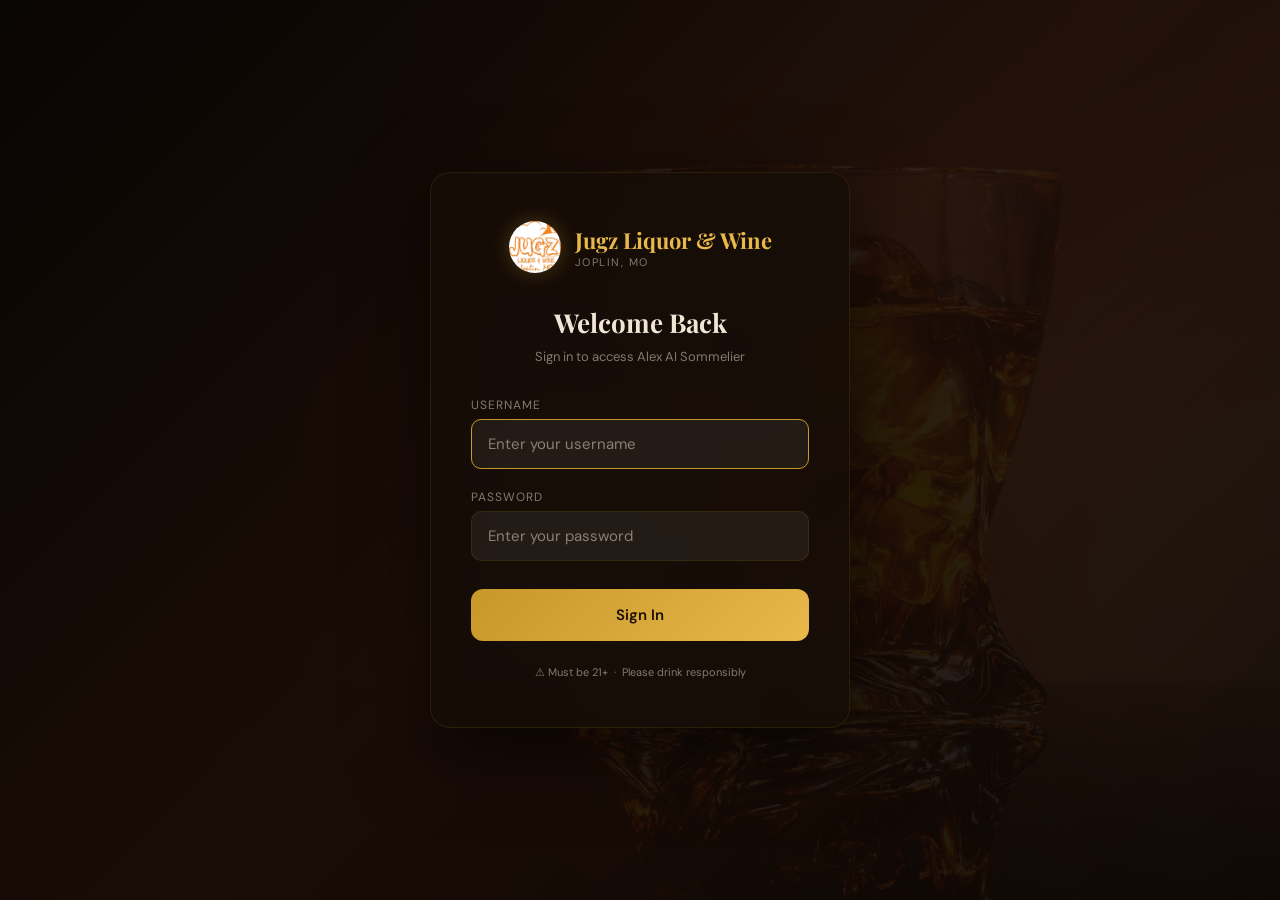
<file: templates/login.html>
<!DOCTYPE html>
<html lang="en">
<head>
<meta charset="UTF-8">
<meta name="viewport" content="width=device-width,initial-scale=1">
<title>Login — Jugz Liquor and Wine</title>
<link href="https://fonts.googleapis.com/css2?family=Playfair+Display:ital,wght@0,400;0,700;0,800;1,400&family=DM+Sans:opsz,wght@9..40,300;9..40,400;9..40,500;9..40,600&display=swap" rel="stylesheet">
<style>
*{margin:0;padding:0;box-sizing:border-box}
:root{--gold:#C8972A;--gold-l:#E8B84B;--bg:#0a0604;--card:rgba(22,14,8,.85);--bd:rgba(200,151,42,.12);--tx:#f0e6d6;--tx2:rgba(240,230,214,.5)}
html,body{height:100%;font-family:'DM Sans',sans-serif;color:var(--tx);background:var(--bg);-webkit-font-smoothing:antialiased}
body{display:flex;align-items:center;justify-content:center;
  background:linear-gradient(135deg,rgba(10,6,4,1) 0%,rgba(30,15,8,.95) 50%,rgba(10,6,4,1) 100%)}
.bg-img{position:fixed;inset:0;background:url('/static/assets/bg/whiskey.jpg') center/cover no-repeat;opacity:0.08;pointer-events:none}
.login-card{position:relative;width:100%;max-width:420px;padding:48px 40px;background:var(--card);border:1px solid var(--bd);border-radius:20px;backdrop-filter:blur(20px);box-shadow:0 24px 80px rgba(0,0,0,.6)}
.logo-row{display:flex;align-items:center;gap:14px;margin-bottom:32px;justify-content:center}
.logo-row img{width:52px;height:52px;border-radius:50%;object-fit:cover;box-shadow:0 0 20px rgba(200,151,42,.3)}
.logo-text h1{font-family:'Playfair Display',serif;font-size:22px;color:var(--gold-l);font-weight:700}
.logo-text p{font-size:11px;color:var(--tx2);letter-spacing:1.5px;text-transform:uppercase}
.form-title{font-family:'Playfair Display',serif;font-size:26px;text-align:center;margin-bottom:8px;color:var(--tx)}
.form-sub{text-align:center;color:var(--tx2);font-size:13px;margin-bottom:32px}
.field{margin-bottom:20px}
.field label{display:block;font-size:12px;color:var(--tx2);margin-bottom:6px;text-transform:uppercase;letter-spacing:1px}
.field input{width:100%;padding:14px 16px;background:rgba(255,255,255,.06);border:1px solid var(--bd);border-radius:10px;color:var(--tx);font-size:15px;font-family:'DM Sans',sans-serif;outline:none;transition:border-color .2s}
.field input:focus{border-color:var(--gold)}
.field input::placeholder{color:var(--tx2)}
.btn-login{width:100%;padding:16px;background:linear-gradient(135deg,var(--gold),var(--gold-l));border:none;border-radius:12px;color:#1a0e06;font-size:15px;font-weight:600;font-family:'DM Sans',sans-serif;cursor:pointer;transition:opacity .2s,transform .1s;margin-top:8px}
.btn-login:hover{opacity:.9}
.btn-login:active{transform:scale(.98)}
.btn-login:disabled{opacity:.5;cursor:not-allowed}
.error-msg{background:rgba(200,40,40,.15);border:1px solid rgba(200,40,40,.3);border-radius:10px;padding:12px 16px;color:#ff6b6b;font-size:13px;margin-bottom:20px;display:none;text-align:center}
.error-msg.show{display:block}
.footer-note{text-align:center;margin-top:24px;font-size:11px;color:var(--tx2)}
@media(max-width:480px){
  .login-card{margin:16px;padding:36px 24px}
  .form-title{font-size:22px}
  .logo-row img{width:44px;height:44px}
  .logo-text h1{font-size:19px}
}
</style>
</head>
<body>
<div class="bg-img"></div>
<div class="login-card">
  <div class="logo-row">
    <img src="/static/assets/logo.jpeg" alt="Jugz">
    <div class="logo-text">
      <h1>Jugz Liquor &amp; Wine</h1>
      <p>Joplin, MO</p>
    </div>
  </div>
  <h2 class="form-title">Welcome Back</h2>
  <p class="form-sub">Sign in to access Alex AI Sommelier</p>
  <div class="error-msg" id="errorMsg"></div>
  <div class="field">
    <label>Username</label>
    <input type="text" id="username" placeholder="Enter your username" autocomplete="username" autofocus>
  </div>
  <div class="field">
    <label>Password</label>
    <input type="password" id="password" placeholder="Enter your password" autocomplete="current-password">
  </div>
  <button class="btn-login" id="loginBtn" onclick="doLogin()">Sign In</button>
  <p class="footer-note">⚠︎ Must be 21+ &nbsp;·&nbsp; Please drink responsibly</p>
</div>
<script>
function showError(msg) {
  const el = document.getElementById('errorMsg');
  el.textContent = msg; el.classList.add('show');
}
function hideError() { document.getElementById('errorMsg').classList.remove('show'); }

async function doLogin() {
  hideError();
  const username = document.getElementById('username').value.trim();
  const password = document.getElementById('password').value;
  if (!username || !password) { showError('Please enter username and password'); return; }
  const btn = document.getElementById('loginBtn');
  btn.disabled = true; btn.textContent = 'Signing in…';
  try {
    const res = await fetch('/api/login', {
      method: 'POST', headers: {'Content-Type': 'application/json'},
      body: JSON.stringify({username, password})
    });
    const data = await res.json();
    if (res.ok && data.success) { setTimeout(() => { window.location.href = '/'; }, 300); }
    else { showError(data.error || 'Login failed'); btn.disabled = false; btn.textContent = 'Sign In'; }
  } catch(e) { showError('Connection error. Please try again.'); btn.disabled = false; btn.textContent = 'Sign In'; }
}

document.getElementById('password').addEventListener('keydown', e => { if (e.key === 'Enter') doLogin(); });
document.getElementById('username').addEventListener('keydown', e => { if (e.key === 'Enter') document.getElementById('password').focus(); });
</script>
</body>
</html>
</file>
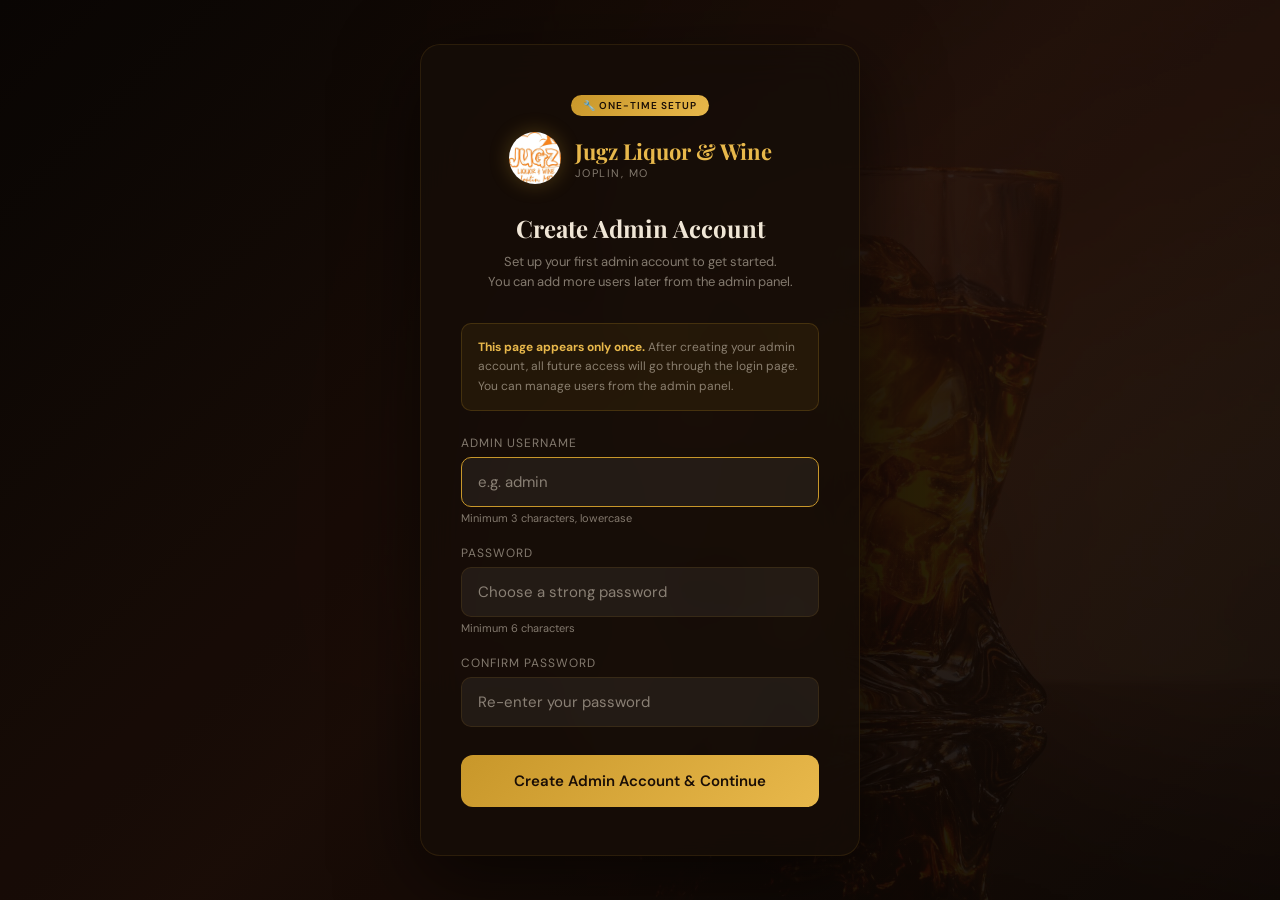
<file: templates/setup.html>
<!DOCTYPE html>
<html lang="en">
<head>
<meta charset="UTF-8">
<meta name="viewport" content="width=device-width,initial-scale=1">
<title>Setup — Jugz Liquor and Wine</title>
<link href="https://fonts.googleapis.com/css2?family=Playfair+Display:ital,wght@0,400;0,700;0,800;1,400&family=DM+Sans:opsz,wght@9..40,300;9..40,400;9..40,500;9..40,600&display=swap" rel="stylesheet">
<style>
*{margin:0;padding:0;box-sizing:border-box}
:root{--gold:#C8972A;--gold-l:#E8B84B;--bg:#0a0604;--card:rgba(22,14,8,.85);--bd:rgba(200,151,42,.12);--tx:#f0e6d6;--tx2:rgba(240,230,214,.5);--green:#4ade80}
html,body{height:100%;font-family:'DM Sans',sans-serif;color:var(--tx);background:var(--bg)}
body{display:flex;align-items:center;justify-content:center;
  background:linear-gradient(135deg,rgba(10,6,4,1) 0%,rgba(30,15,8,.95) 50%,rgba(10,6,4,1) 100%)}
.bg-img{position:fixed;inset:0;background:url('/static/assets/bg/whiskey.jpg') center/cover no-repeat;opacity:0.08;pointer-events:none}
.setup-card{position:relative;width:100%;max-width:440px;padding:48px 40px;background:var(--card);border:1px solid var(--bd);border-radius:20px;backdrop-filter:blur(20px);box-shadow:0 24px 80px rgba(0,0,0,.6)}
.logo-row{display:flex;align-items:center;gap:14px;margin-bottom:28px;justify-content:center}
.logo-row img{width:52px;height:52px;border-radius:50%;object-fit:cover;box-shadow:0 0 20px rgba(200,151,42,.3)}
.logo-text h1{font-family:'Playfair Display',serif;font-size:22px;color:var(--gold-l);font-weight:700}
.logo-text p{font-size:11px;color:var(--tx2);letter-spacing:1.5px;text-transform:uppercase}
.setup-badge{display:inline-block;background:linear-gradient(135deg,var(--gold),var(--gold-l));color:#1a0e06;font-size:10px;font-weight:600;padding:4px 12px;border-radius:20px;text-transform:uppercase;letter-spacing:1px;margin-bottom:16px}
.form-title{font-family:'Playfair Display',serif;font-size:24px;text-align:center;margin-bottom:8px}
.form-sub{text-align:center;color:var(--tx2);font-size:13px;margin-bottom:32px;line-height:1.5}
.field{margin-bottom:20px}
.field label{display:block;font-size:12px;color:var(--tx2);margin-bottom:6px;text-transform:uppercase;letter-spacing:1px}
.field input{width:100%;padding:14px 16px;background:rgba(255,255,255,.06);border:1px solid var(--bd);border-radius:10px;color:var(--tx);font-size:15px;font-family:'DM Sans',sans-serif;outline:none;transition:border-color .2s}
.field input:focus{border-color:var(--gold)}
.field input::placeholder{color:var(--tx2)}
.field .hint{font-size:11px;color:var(--tx2);margin-top:4px}
.btn-setup{width:100%;padding:16px;background:linear-gradient(135deg,var(--gold),var(--gold-l));border:none;border-radius:12px;color:#1a0e06;font-size:15px;font-weight:600;font-family:'DM Sans',sans-serif;cursor:pointer;transition:opacity .2s,transform .1s;margin-top:8px}
.btn-setup:hover{opacity:.9}
.btn-setup:active{transform:scale(.98)}
.btn-setup:disabled{opacity:.5;cursor:not-allowed}
.error-msg{background:rgba(200,40,40,.15);border:1px solid rgba(200,40,40,.3);border-radius:10px;padding:12px 16px;color:#ff6b6b;font-size:13px;margin-bottom:20px;display:none;text-align:center}
.error-msg.show{display:block}
.info-box{background:rgba(200,151,42,.08);border:1px solid rgba(200,151,42,.2);border-radius:10px;padding:14px 16px;margin-bottom:24px;font-size:12px;color:var(--tx2);line-height:1.6}
.info-box strong{color:var(--gold-l)}
@media(max-width:480px){.setup-card{margin:16px;padding:36px 24px}.form-title{font-size:20px}}
</style>
</head>
<body>
<div class="bg-img"></div>
<div class="setup-card">
  <div style="text-align:center"><span class="setup-badge">🔧 One-Time Setup</span></div>
  <div class="logo-row">
    <img src="/static/assets/logo.jpeg" alt="Jugz">
    <div class="logo-text">
      <h1>Jugz Liquor &amp; Wine</h1>
      <p>Joplin, MO</p>
    </div>
  </div>
  <h2 class="form-title">Create Admin Account</h2>
  <p class="form-sub">Set up your first admin account to get started.<br>You can add more users later from the admin panel.</p>
  <div class="info-box">
    <strong>This page appears only once.</strong> After creating your admin account, all future access will go through the login page. You can manage users from the admin panel.
  </div>
  <div class="error-msg" id="errorMsg"></div>
  <div class="field">
    <label>Admin Username</label>
    <input type="text" id="username" placeholder="e.g. admin" autocomplete="username" autofocus>
    <p class="hint">Minimum 3 characters, lowercase</p>
  </div>
  <div class="field">
    <label>Password</label>
    <input type="password" id="password" placeholder="Choose a strong password" autocomplete="new-password">
    <p class="hint">Minimum 6 characters</p>
  </div>
  <div class="field">
    <label>Confirm Password</label>
    <input type="password" id="password2" placeholder="Re-enter your password" autocomplete="new-password">
  </div>
  <button class="btn-setup" id="setupBtn" onclick="doSetup()">Create Admin Account &amp; Continue</button>
</div>
<script>
function showError(msg) { const el = document.getElementById('errorMsg'); el.textContent = msg; el.classList.add('show'); }
function hideError() { document.getElementById('errorMsg').classList.remove('show'); }

async function doSetup() {
  hideError();
  const username = document.getElementById('username').value.trim();
  const password = document.getElementById('password').value;
  const password2 = document.getElementById('password2').value;
  if (!username || !password) { showError('Please fill in all fields'); return; }
  if (password !== password2) { showError('Passwords do not match'); return; }
  if (username.length < 3) { showError('Username must be at least 3 characters'); return; }
  if (password.length < 6) { showError('Password must be at least 6 characters'); return; }
  const btn = document.getElementById('setupBtn');
  btn.disabled = true; btn.textContent = 'Creating account…';
  try {
    const res = await fetch('/api/setup', {
      method: 'POST', headers: {'Content-Type': 'application/json'},
      body: JSON.stringify({username, password})
    });
    const data = await res.json();
    if (res.ok && data.success) { setTimeout(() => { window.location.href = '/'; }, 300); }
    else { showError(data.error || 'Setup failed'); btn.disabled = false; btn.textContent = 'Create Admin Account & Continue'; }
  } catch(e) { showError('Connection error'); btn.disabled = false; btn.textContent = 'Create Admin Account & Continue'; }
}

document.getElementById('password2').addEventListener('keydown', e => { if (e.key === 'Enter') doSetup(); });
</script>
</body>
</html>
</file>
